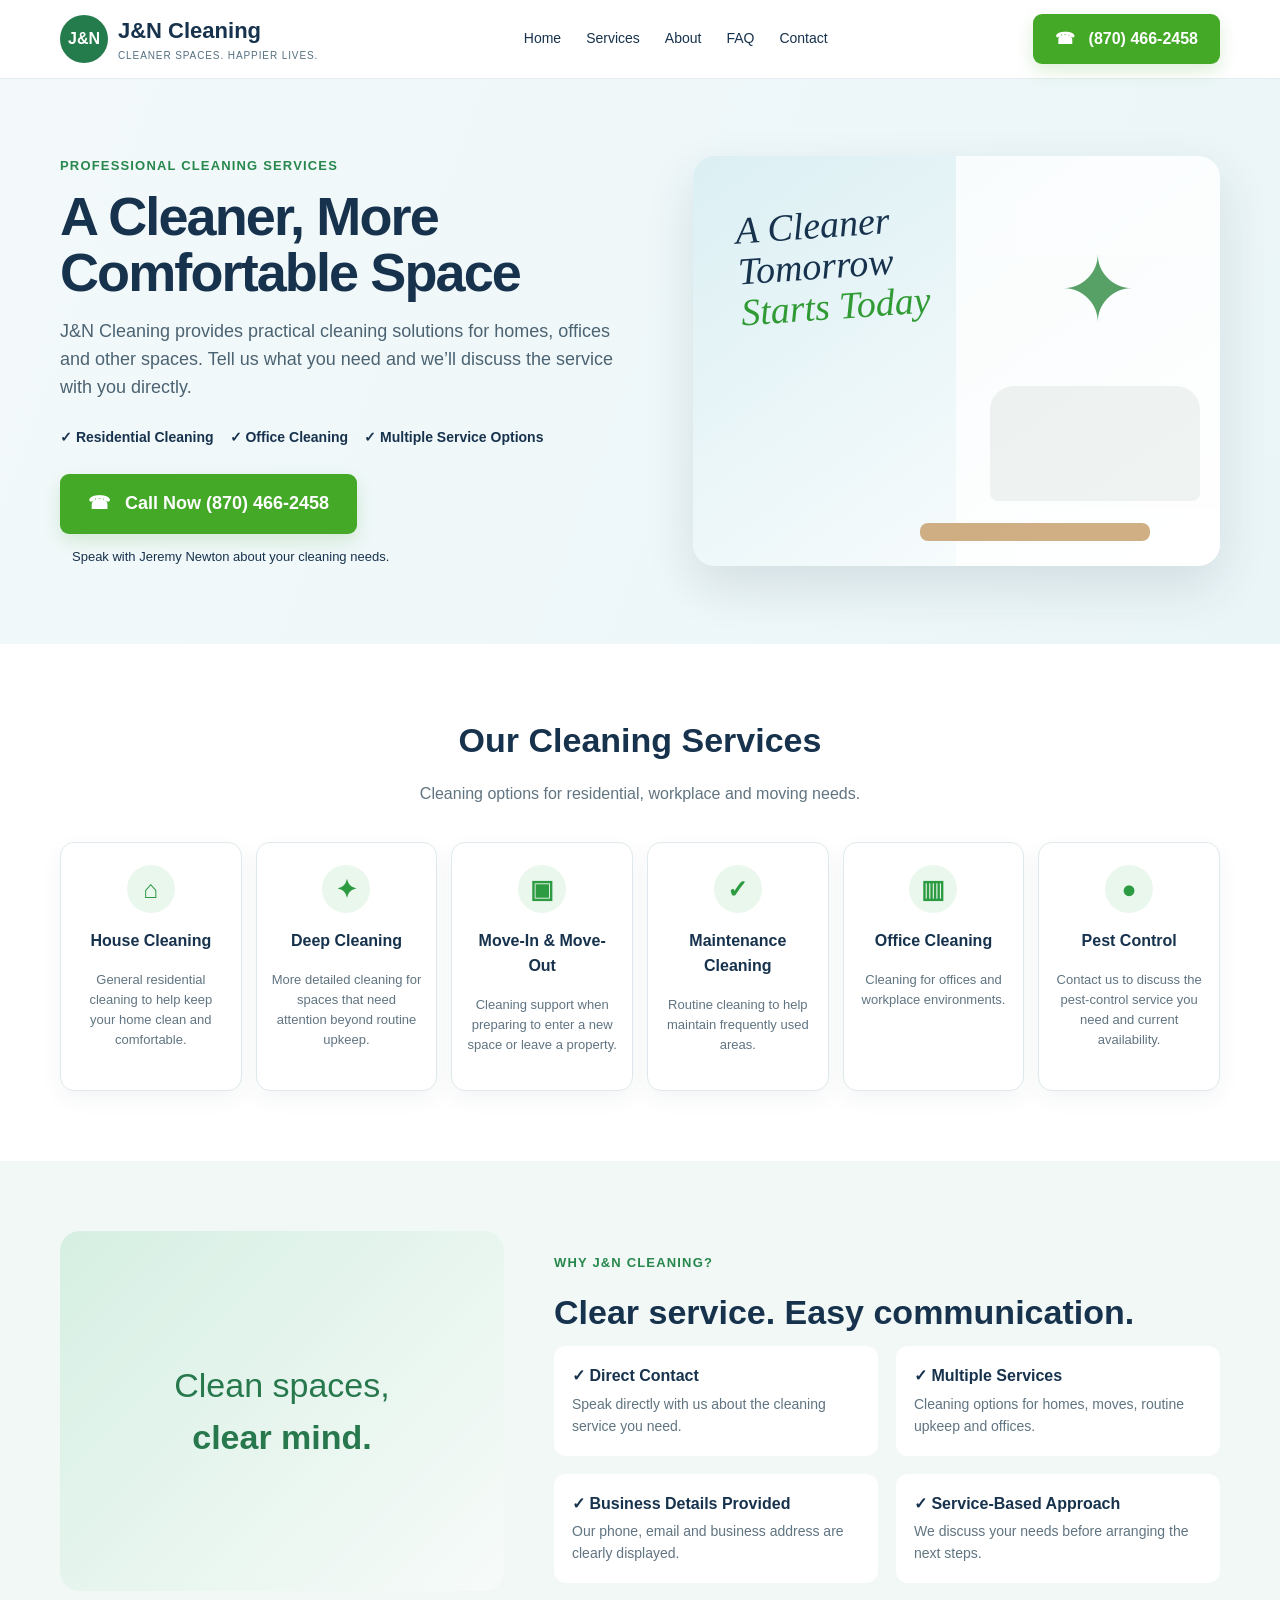
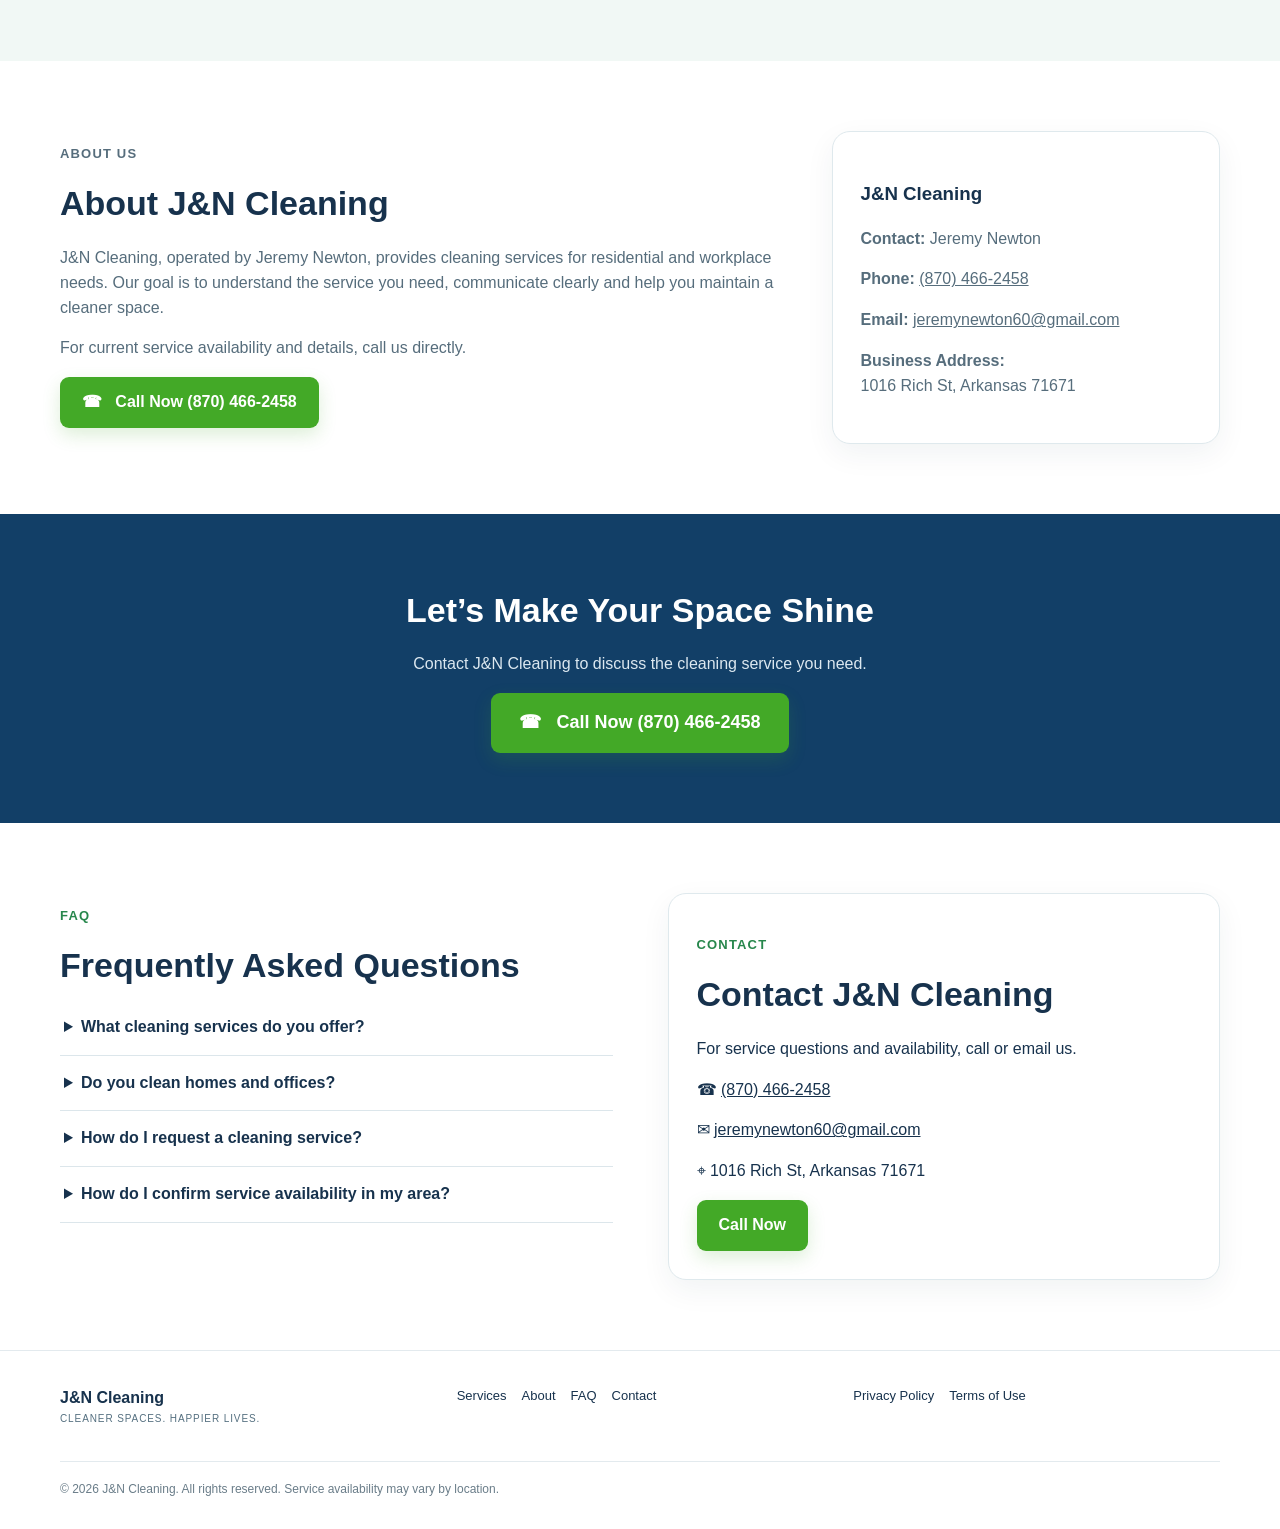
<file: index.html>
<!doctype html>
<html lang="en">
<head>
<meta charset="utf-8">
<meta name="viewport" content="width=device-width,initial-scale=1">
<title>J&N Cleaning | House, Deep & Office Cleaning</title>
<meta name="description" content="J&N Cleaning provides house cleaning, deep cleaning, move-in and move-out cleaning, maintenance cleaning, office cleaning and pest control services. Call (870) 466-2458.">
<link rel="canonical" href="https://jncleaning.fun/">
<link rel="stylesheet" href="styles.css">
</head>
<body>
<header>
  <div class="wrap nav">
    <a class="brand" href="#home"><span class="mark">J&N</span><span><b>J&N Cleaning</b><small>Cleaner spaces. Happier lives.</small></span></a>
    <nav><a href="#home">Home</a><a href="#services">Services</a><a href="#about">About</a><a href="#faq">FAQ</a><a href="#contact">Contact</a></nav>
    <a class="call" href="tel:+18704662458">☎ &nbsp; (870) 466-2458</a>
  </div>
</header>

<main id="home">
<section class="hero">
 <div class="wrap hero-grid">
  <div>
   <p class="kicker">Professional Cleaning Services</p>
   <h1>A Cleaner, More Comfortable Space</h1>
   <p class="lead">J&N Cleaning provides practical cleaning solutions for homes, offices and other spaces. Tell us what you need and we’ll discuss the service with you directly.</p>
   <div class="benefits"><span>✓ Residential Cleaning</span><span>✓ Office Cleaning</span><span>✓ Multiple Service Options</span></div>
   <a class="call large" href="tel:+18704662458">☎ &nbsp; Call Now (870) 466-2458</a>
   <p class="micro">Speak with Jeremy Newton about your cleaning needs.</p>
  </div>
  <div class="visual">
    <div class="shine">A Cleaner<br>Tomorrow<br><em>Starts Today</em></div>
    <div class="room"><div class="sofa"></div><div class="plant">✦</div><div class="table"></div></div>
  </div>
 </div>
</section>

<section id="services">
 <div class="wrap">
  <div class="heading"><h2>Our Cleaning Services</h2><p>Cleaning options for residential, workplace and moving needs.</p></div>
  <div class="cards">
   <article><div class="ico">⌂</div><h3>House Cleaning</h3><p>General residential cleaning to help keep your home clean and comfortable.</p></article>
   <article><div class="ico">✦</div><h3>Deep Cleaning</h3><p>More detailed cleaning for spaces that need attention beyond routine upkeep.</p></article>
   <article><div class="ico">▣</div><h3>Move-In & Move-Out</h3><p>Cleaning support when preparing to enter a new space or leave a property.</p></article>
   <article><div class="ico">✓</div><h3>Maintenance Cleaning</h3><p>Routine cleaning to help maintain frequently used areas.</p></article>
   <article><div class="ico">▥</div><h3>Office Cleaning</h3><p>Cleaning for offices and workplace environments.</p></article>
   <article><div class="ico">●</div><h3>Pest Control</h3><p>Contact us to discuss the pest-control service you need and current availability.</p></article>
  </div>
 </div>
</section>

<section class="why">
 <div class="wrap split">
  <div class="clean-graphic"><span>Clean spaces,<br><b>clear mind.</b></span></div>
  <div>
   <p class="kicker">Why J&N Cleaning?</p>
   <h2>Clear service. Easy communication.</h2>
   <div class="features">
    <div><b>✓ Direct Contact</b><p>Speak directly with us about the cleaning service you need.</p></div>
    <div><b>✓ Multiple Services</b><p>Cleaning options for homes, moves, routine upkeep and offices.</p></div>
    <div><b>✓ Business Details Provided</b><p>Our phone, email and business address are clearly displayed.</p></div>
    <div><b>✓ Service-Based Approach</b><p>We discuss your needs before arranging the next steps.</p></div>
   </div>
  </div>
 </div>
</section>

<section id="about">
 <div class="wrap about">
  <div>
   <p class="kicker">About Us</p><h2>About J&N Cleaning</h2>
   <p>J&N Cleaning, operated by Jeremy Newton, provides cleaning services for residential and workplace needs. Our goal is to understand the service you need, communicate clearly and help you maintain a cleaner space.</p>
   <p>For current service availability and details, call us directly.</p>
   <a class="call" href="tel:+18704662458">☎ &nbsp; Call Now (870) 466-2458</a>
  </div>
  <div class="info">
   <h3>J&N Cleaning</h3>
   <p><b>Contact:</b> Jeremy Newton</p>
   <p><b>Phone:</b> <a href="tel:+18704662458">(870) 466-2458</a></p>
   <p><b>Email:</b> <a href="mailto:jeremynewton60@gmail.com">jeremynewton60@gmail.com</a></p>
   <p><b>Business Address:</b><br>1016 Rich St, Arkansas 71671</p>
  </div>
 </div>
</section>

<section class="blue">
 <div class="wrap center">
  <h2>Let’s Make Your Space Shine</h2>
  <p>Contact J&N Cleaning to discuss the cleaning service you need.</p>
  <a class="call large" href="tel:+18704662458">☎ &nbsp; Call Now (870) 466-2458</a>
 </div>
</section>

<section id="faq">
 <div class="wrap two">
  <div>
   <p class="kicker">FAQ</p><h2>Frequently Asked Questions</h2>
   <details><summary>What cleaning services do you offer?</summary><p>House cleaning, deep cleaning, move-in/move-out cleaning, maintenance cleaning, office cleaning and pest control are listed services.</p></details>
   <details><summary>Do you clean homes and offices?</summary><p>Yes. J&N Cleaning lists both residential house cleaning and office cleaning.</p></details>
   <details><summary>How do I request a cleaning service?</summary><p>Call (870) 466-2458 and tell us what type of service and space you need cleaned.</p></details>
   <details><summary>How do I confirm service availability in my area?</summary><p>Please call with your location so current availability can be confirmed directly.</p></details>
  </div>
  <div id="contact" class="contact">
   <p class="kicker">Contact</p><h2>Contact J&N Cleaning</h2>
   <p>For service questions and availability, call or email us.</p>
   <p>☎ <a href="tel:+18704662458">(870) 466-2458</a></p>
   <p>✉ <a href="mailto:jeremynewton60@gmail.com">jeremynewton60@gmail.com</a></p>
   <p>⌖ 1016 Rich St, Arkansas 71671</p>
   <a class="call" href="tel:+18704662458">Call Now</a>
  </div>
 </div>
</section>
</main>

<footer>
 <div class="wrap footer">
  <div><b>J&N Cleaning</b><small>Cleaner spaces. Happier lives.</small></div>
  <div><a href="#services">Services</a><a href="#about">About</a><a href="#faq">FAQ</a><a href="#contact">Contact</a></div>
  <div><a href="privacy.html">Privacy Policy</a><a href="terms.html">Terms of Use</a></div>
 </div>
 <div class="wrap copyright">© 2026 J&N Cleaning. All rights reserved. Service availability may vary by location.</div>
</footer>
<a class="mobile-call" href="tel:+18704662458">☎ Call Now (870) 466-2458</a>
</body>
</html>
</file>
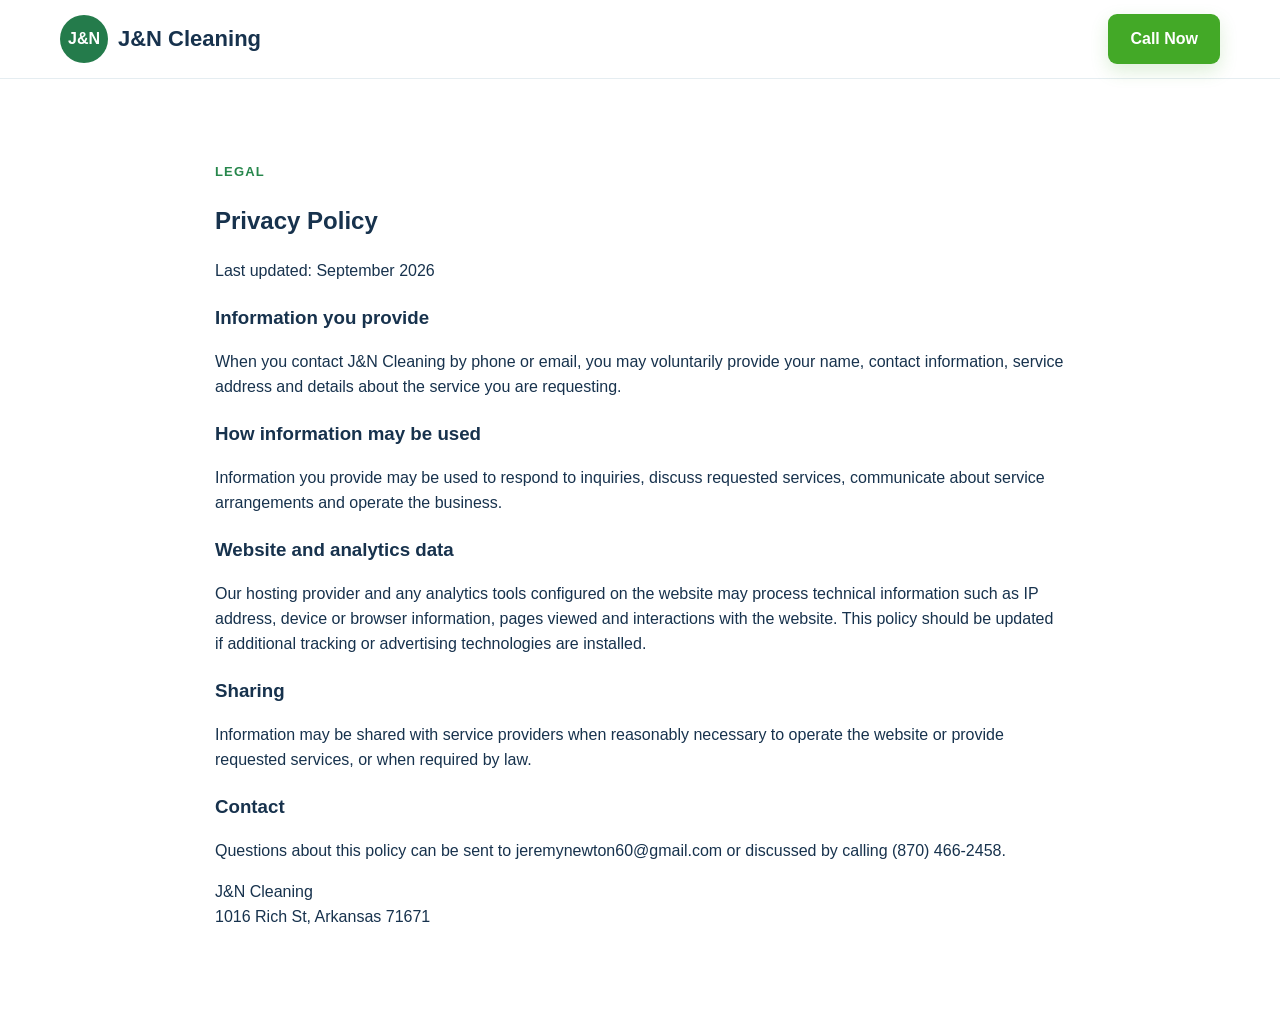
<file: privacy.html>
<!doctype html><html lang="en"><head><meta charset="utf-8"><meta name="viewport" content="width=device-width,initial-scale=1"><title>Privacy Policy | J&N Cleaning</title><link rel="stylesheet" href="styles.css"></head><body><header><div class="wrap nav"><a class="brand" href="index.html"><span class="mark">J&N</span><span><b>J&N Cleaning</b></span></a><a class="call" href="tel:+18704662458">Call Now</a></div></header><section><div class="wrap" style="max-width:850px"><p class="kicker">Legal</p><h1>Privacy Policy</h1><p>Last updated: September 2026</p><h3>Information you provide</h3><p>When you contact J&N Cleaning by phone or email, you may voluntarily provide your name, contact information, service address and details about the service you are requesting.</p><h3>How information may be used</h3><p>Information you provide may be used to respond to inquiries, discuss requested services, communicate about service arrangements and operate the business.</p><h3>Website and analytics data</h3><p>Our hosting provider and any analytics tools configured on the website may process technical information such as IP address, device or browser information, pages viewed and interactions with the website. This policy should be updated if additional tracking or advertising technologies are installed.</p><h3>Sharing</h3><p>Information may be shared with service providers when reasonably necessary to operate the website or provide requested services, or when required by law.</p><h3>Contact</h3><p>Questions about this policy can be sent to <a href="mailto:jeremynewton60@gmail.com">jeremynewton60@gmail.com</a> or discussed by calling <a href="tel:+18704662458">(870) 466-2458</a>.</p><p>J&N Cleaning<br>1016 Rich St, Arkansas 71671</p></div></section></body></html>
</file>
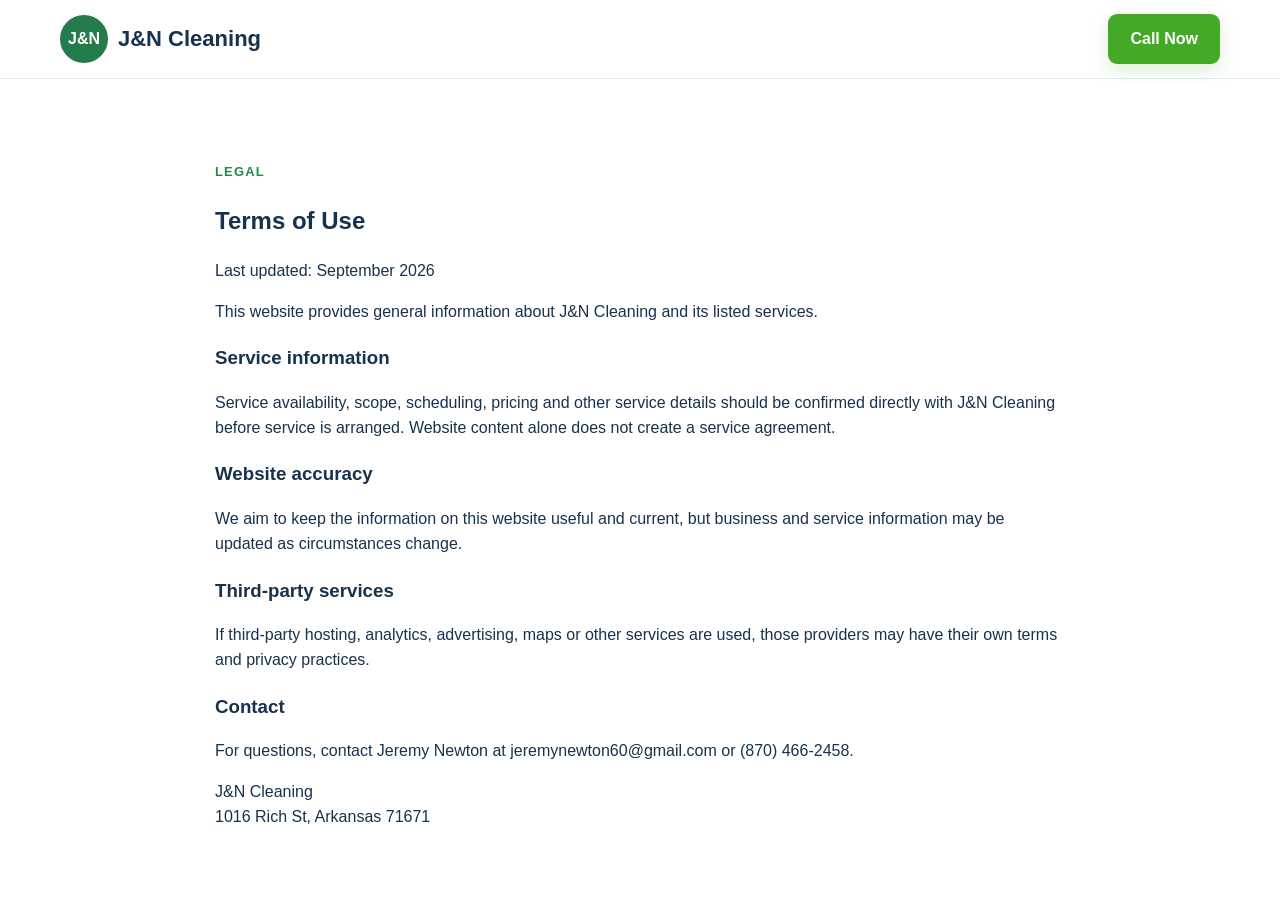
<file: terms.html>
<!doctype html><html lang="en"><head><meta charset="utf-8"><meta name="viewport" content="width=device-width,initial-scale=1"><title>Terms of Use | J&N Cleaning</title><link rel="stylesheet" href="styles.css"></head><body><header><div class="wrap nav"><a class="brand" href="index.html"><span class="mark">J&N</span><span><b>J&N Cleaning</b></span></a><a class="call" href="tel:+18704662458">Call Now</a></div></header><section><div class="wrap" style="max-width:850px"><p class="kicker">Legal</p><h1>Terms of Use</h1><p>Last updated: September 2026</p><p>This website provides general information about J&N Cleaning and its listed services.</p><h3>Service information</h3><p>Service availability, scope, scheduling, pricing and other service details should be confirmed directly with J&N Cleaning before service is arranged. Website content alone does not create a service agreement.</p><h3>Website accuracy</h3><p>We aim to keep the information on this website useful and current, but business and service information may be updated as circumstances change.</p><h3>Third-party services</h3><p>If third-party hosting, analytics, advertising, maps or other services are used, those providers may have their own terms and privacy practices.</p><h3>Contact</h3><p>For questions, contact Jeremy Newton at <a href="mailto:jeremynewton60@gmail.com">jeremynewton60@gmail.com</a> or <a href="tel:+18704662458">(870) 466-2458</a>.</p><p>J&N Cleaning<br>1016 Rich St, Arkansas 71671</p></div></section></body></html>
</file>
<file: styles.css>
*{box-sizing:border-box}html{scroll-behavior:smooth}body{margin:0;font-family:Arial,Helvetica,sans-serif;color:#17324d;background:#fff;line-height:1.55}a{color:inherit;text-decoration:none}.wrap{width:min(1160px,92%);margin:auto}header{position:sticky;top:0;z-index:20;background:#fff;border-bottom:1px solid #e5edf1}.nav{height:78px;display:flex;align-items:center;justify-content:space-between;gap:25px}.brand{display:flex;align-items:center;gap:10px}.brand b{font-size:22px}.brand small,footer small{display:block;font-size:10px;text-transform:uppercase;letter-spacing:.09em;color:#557080}.mark{display:grid;place-items:center;width:48px;height:48px;border-radius:50%;background:#247b4b;color:white;font-weight:900}nav{display:flex;gap:25px;font-size:14px}.call{display:inline-flex;align-items:center;justify-content:center;background:#43a927;color:#fff;padding:13px 22px;border-radius:9px;font-weight:800;box-shadow:0 7px 18px rgba(67,169,39,.18)}.large{font-size:18px;padding:16px 28px}.hero{background:linear-gradient(110deg,#f3f9fb,#eaf5f7);padding:64px 0}.hero-grid{display:grid;grid-template-columns:1.05fr .95fr;align-items:center;gap:50px}.kicker{font-weight:800;color:#27874c;text-transform:uppercase;letter-spacing:.09em;font-size:13px}.hero h1{font-size:54px;line-height:1.03;margin:8px 0 18px;letter-spacing:-.035em}.lead{font-size:18px;color:#4c6372;max-width:650px}.benefits{display:flex;gap:16px;flex-wrap:wrap;margin:25px 0;color:#17324d;font-weight:700;font-size:14px}.micro{font-size:13px;margin-left:12px}.visual{height:410px;border-radius:22px;overflow:hidden;background:linear-gradient(145deg,#dbeff3,#fff);position:relative;box-shadow:0 20px 50px rgba(22,55,75,.12)}.shine{position:absolute;z-index:2;left:45px;top:48px;font-family:Georgia,serif;font-style:italic;font-size:38px;line-height:1.08;transform:rotate(-4deg)}.shine em{color:#309a34}.room{position:absolute;inset:0;background:linear-gradient(90deg,transparent 50%,#fff 50%);opacity:.8}.sofa{position:absolute;right:20px;bottom:65px;width:210px;height:115px;background:#edf1ef;border-radius:24px 24px 8px 8px}.table{position:absolute;right:70px;bottom:25px;width:230px;height:18px;background:#c79c67;border-radius:8px}.plant{position:absolute;right:85px;top:65px;font-size:90px;color:#328b42}.heading{text-align:center;margin-bottom:35px}.heading h2,h2{font-size:34px;margin:0 0 8px}.heading p{color:#617481}.cards{display:grid;grid-template-columns:repeat(6,1fr);gap:14px}.cards article{border:1px solid #dfe9ed;border-radius:14px;text-align:center;padding:22px 14px;background:#fff;box-shadow:0 8px 22px rgba(20,55,75,.05)}.cards h3{font-size:16px}.cards p{font-size:13px;color:#607481}.ico{margin:auto;width:48px;height:48px;display:grid;place-items:center;border-radius:50%;background:#eaf7ed;color:#2c9b42;font-size:25px;font-weight:900}section{padding:70px 0}.why{background:#f1f8f5}.split{display:grid;grid-template-columns:.8fr 1.2fr;gap:50px;align-items:center}.clean-graphic{height:360px;border-radius:20px;background:linear-gradient(135deg,#d6efe3,#f7fbf9);display:grid;place-items:center;font-size:34px;text-align:center;color:#27784c}.features{display:grid;grid-template-columns:1fr 1fr;gap:18px}.features>div{background:#fff;padding:18px;border-radius:12px}.features p{margin:5px 0 0;color:#607481;font-size:14px}.about{display:grid;grid-template-columns:1.3fr .7fr;gap:50px;align-items:start}.about>div>p{color:#566d7c}.info,.contact{border:1px solid #dfe9ed;border-radius:18px;padding:28px;background:#fff;box-shadow:0 10px 30px rgba(20,55,75,.06)}.info a,.contact a:not(.call){text-decoration:underline}.blue{background:#123f67;color:#fff}.center{text-align:center}.center p{color:#dce8f0}.two{display:grid;grid-template-columns:1fr 1fr;gap:55px}details{border-bottom:1px solid #dce6eb;padding:15px 4px}summary{font-weight:700;cursor:pointer}details p{color:#607481}.footer{display:grid;grid-template-columns:1fr 1fr 1fr;gap:30px;padding:35px 0}.footer div:nth-child(2),.footer div:nth-child(3){display:flex;gap:15px;flex-wrap:wrap;font-size:13px}footer{border-top:1px solid #e3eaee}.copyright{border-top:1px solid #e3eaee;padding:18px 0 30px;color:#6a7d89;font-size:12px}.mobile-call{display:none}
@media(max-width:900px){nav,.nav>.call{display:none}.hero-grid,.split,.about,.two{grid-template-columns:1fr}.cards{grid-template-columns:repeat(2,1fr)}.hero h1{font-size:42px}.visual{height:300px}.features{grid-template-columns:1fr}.footer{grid-template-columns:1fr}.mobile-call{display:flex;position:fixed;z-index:30;bottom:12px;left:12px;right:12px;background:#43a927;color:#fff;border-radius:10px;padding:15px;justify-content:center;font-weight:900;box-shadow:0 8px 28px rgba(0,0,0,.22)}body{padding-bottom:65px}}
@media(max-width:520px){.cards{grid-template-columns:1fr}.hero{padding:42px 0}.hero h1{font-size:38px}.visual{display:none}.benefits{display:grid}.large{font-size:16px}.heading h2,h2{font-size:29px}}
</file>
